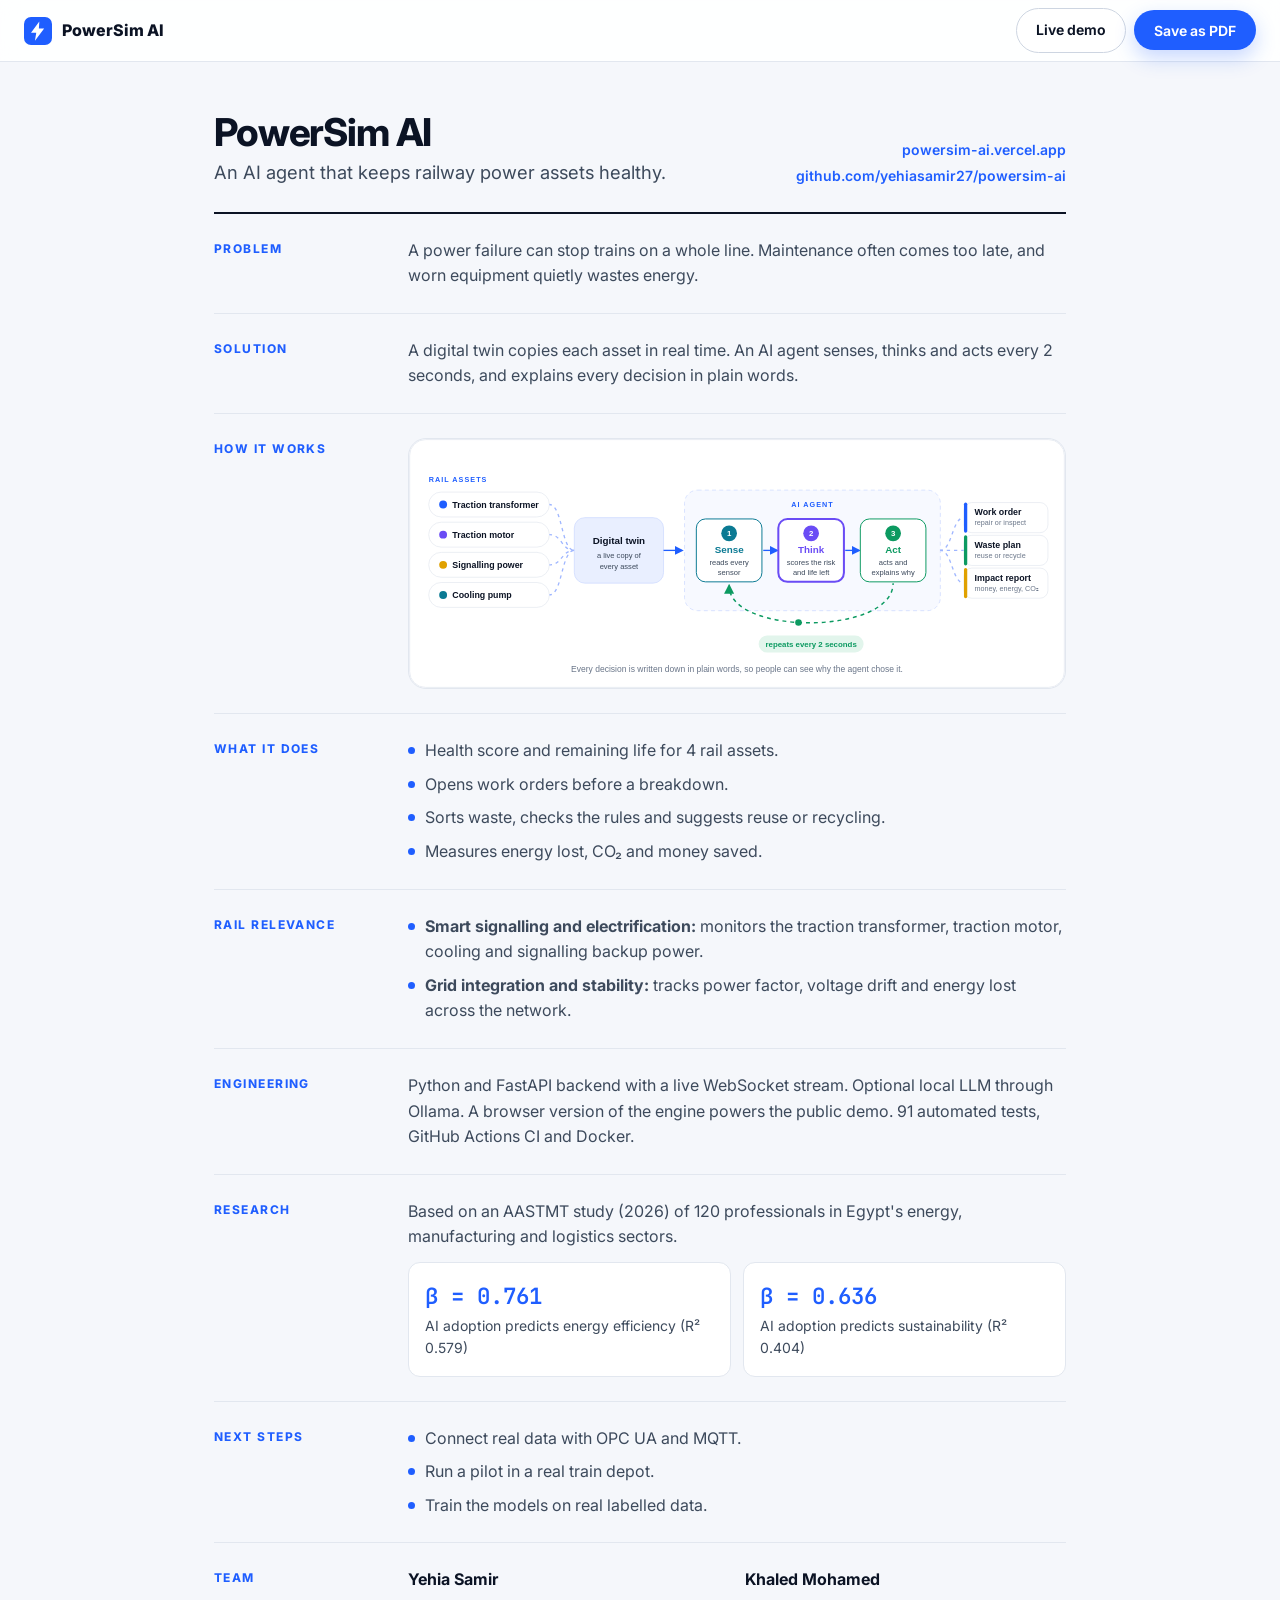
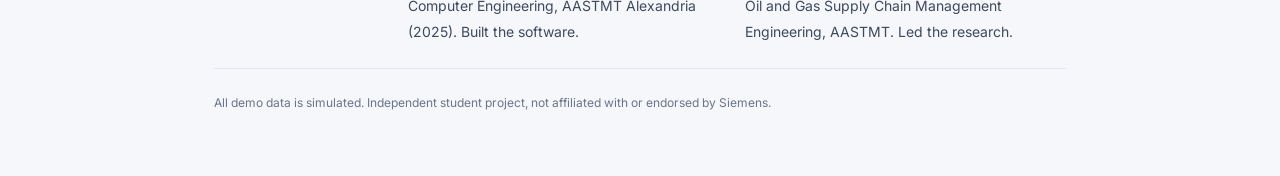
<file: public/pitch.html>
<!DOCTYPE html>
<html lang="en">
<head>
  <meta charset="UTF-8" />
  <meta name="viewport" content="width=device-width, initial-scale=1.0" />
  <title>PowerSim AI | Project brief</title>
  <meta name="description" content="One page brief: PowerSim AI, an AI agent and digital twin for railway power assets." />
  <meta property="og:title" content="PowerSim AI | Project brief" />
  <meta property="og:description" content="An AI agent that keeps railway power assets healthy." />
  <meta property="og:image" content="https://powersim-ai.vercel.app/static/assets/og-image.png" />
  <meta name="twitter:card" content="summary_large_image" />
  <link rel="icon" href="data:image/svg+xml,%3Csvg xmlns='http://www.w3.org/2000/svg' viewBox='0 0 32 32'%3E%3Crect width='32' height='32' rx='8' fill='%231f5eff'/%3E%3Cpath d='M17.5 5 8 18h6l-1.5 9L23 13h-6z' fill='%23fff'/%3E%3C/svg%3E" />
  <link rel="preconnect" href="https://fonts.googleapis.com" />
  <link rel="preconnect" href="https://fonts.gstatic.com" crossorigin />
  <link href="https://fonts.googleapis.com/css2?family=Inter:wght@400;500;600;700;800&family=JetBrains+Mono:wght@500;600&display=swap" rel="stylesheet" />
  <link rel="stylesheet" href="/static/assets/design-system.css" />
  <style>
    .top { position: sticky; top: 0; z-index: 40; height: 62px; display: flex; align-items: center; justify-content: space-between; padding: 0 var(--s-5); background: rgba(255,255,255,0.9); backdrop-filter: blur(10px); border-bottom: 1px solid var(--border); }
    .brand { display: flex; align-items: center; gap: 10px; font-weight: 800; color: var(--text-0); }
    .brand svg { width: 28px; height: 28px; }
    .sheet { max-width: 900px; margin: var(--s-7) auto var(--s-8); padding: 0 var(--s-5); }
    .head { display: flex; justify-content: space-between; align-items: flex-end; gap: var(--s-4); flex-wrap: wrap; padding-bottom: var(--s-5); border-bottom: 2px solid var(--text-0); }
    .head h1 { font-size: 2.4rem; letter-spacing: -0.03em; }
    .head p { font-size: 1.15rem; color: var(--text-1); margin-top: 4px; }
    .links { display: flex; flex-direction: column; gap: 4px; font-size: var(--fs-sm); text-align: right; }
    .links a { color: var(--accent); font-weight: 600; }
    .block { padding: var(--s-5) 0; border-bottom: 1px solid var(--border); display: grid; grid-template-columns: 170px 1fr; gap: var(--s-5); }
    .block h2 { font-size: var(--fs-xs); text-transform: uppercase; letter-spacing: .12em; color: var(--accent); padding-top: 4px; }
    .block p, .block li { font-size: var(--fs-base); color: var(--text-1); }
    .block ul { list-style: none; display: flex; flex-direction: column; gap: 8px; }
    .block li { display: flex; gap: 10px; }
    .block li::before { content: ""; flex: none; width: 7px; height: 7px; border-radius: 50%; background: var(--accent); margin-top: 9px; }
    .diagram { border: 1px solid var(--border); border-radius: var(--r-lg); overflow: hidden; }
    .nums { display: grid; grid-template-columns: repeat(2, 1fr); gap: var(--s-3); }
    .num { border: 1px solid var(--border); border-radius: var(--r-md); padding: var(--s-4); background: var(--bg-1); }
    .num .v { font-family: var(--font-mono); font-size: 1.4rem; font-weight: 600; color: var(--accent); }
    .num .k { font-size: var(--fs-sm); }
    .people { display: grid; grid-template-columns: repeat(2, 1fr); gap: var(--s-4); }
    .people b { color: var(--text-0); display: block; }
    .people span { font-size: var(--fs-sm); color: var(--text-1); }
    .foot { margin-top: var(--s-5); font-size: var(--fs-xs); color: var(--text-2); }
    @media (max-width: 720px) { .block { grid-template-columns: 1fr; gap: var(--s-2); } .links { text-align: left; } .nums, .people { grid-template-columns: 1fr; } }
    @media print {
      .top { display: none; }
      body { background: #fff; }
      .sheet { margin: 0 auto; }
      .block { break-inside: avoid; padding: 14px 0; }
    }
  </style>
</head>
<body>
  <div class="top">
    <a class="brand" href="/"><svg viewBox="0 0 32 32"><rect width="32" height="32" rx="8" fill="#1f5eff"/><path d="M17.5 5 8 18h6l-1.5 9L23 13h-6z" fill="#fff"/></svg>PowerSim AI</a>
    <div class="row gap-2">
      <a class="btn btn-ghost" href="/dashboard">Live demo</a>
      <button class="btn btn-primary" onclick="window.print()">Save as PDF</button>
    </div>
  </div>

  <main class="sheet">
    <div class="head">
      <div>
        <h1>PowerSim AI</h1>
        <p>An AI agent that keeps railway power assets healthy.</p>
      </div>
      <div class="links">
        <a href="https://powersim-ai.vercel.app">powersim-ai.vercel.app</a>
        <a href="https://github.com/yehiasamir27/powersim-ai">github.com/yehiasamir27/powersim-ai</a>
      </div>
    </div>

    <section class="block">
      <h2>Problem</h2>
      <p>A power failure can stop trains on a whole line. Maintenance often comes too late, and worn equipment quietly wastes energy.</p>
    </section>

    <section class="block">
      <h2>Solution</h2>
      <p>A digital twin copies each asset in real time. An AI agent senses, thinks and acts every 2 seconds, and explains every decision in plain words.</p>
    </section>

    <section class="block">
      <h2>How it works</h2>
      <div class="diagram"><img src="/static/assets/agent-loop.svg" alt="Rail assets feed a digital twin. The AI agent senses, thinks and acts, then repeats every 2 seconds." /></div>
    </section>

    <section class="block">
      <h2>What it does</h2>
      <ul>
        <li>Health score and remaining life for 4 rail assets.</li>
        <li>Opens work orders before a breakdown.</li>
        <li>Sorts waste, checks the rules and suggests reuse or recycling.</li>
        <li>Measures energy lost, CO₂ and money saved.</li>
      </ul>
    </section>

    <section class="block">
      <h2>Rail relevance</h2>
      <ul>
        <li><span><b>Smart signalling and electrification:</b> monitors the traction transformer, traction motor, cooling and signalling backup power.</span></li>
        <li><span><b>Grid integration and stability:</b> tracks power factor, voltage drift and energy lost across the network.</span></li>
      </ul>
    </section>

    <section class="block">
      <h2>Engineering</h2>
      <p>Python and FastAPI backend with a live WebSocket stream. Optional local LLM through Ollama. A browser version of the engine powers the public demo. 91 automated tests, GitHub Actions CI and Docker.</p>
    </section>

    <section class="block">
      <h2>Research</h2>
      <div>
        <p style="margin-bottom:var(--s-3)">Based on an AASTMT study (2026) of 120 professionals in Egypt's energy, manufacturing and logistics sectors.</p>
        <div class="nums">
          <div class="num"><div class="v">β = 0.761</div><div class="k">AI adoption predicts energy efficiency (R² 0.579)</div></div>
          <div class="num"><div class="v">β = 0.636</div><div class="k">AI adoption predicts sustainability (R² 0.404)</div></div>
        </div>
      </div>
    </section>

    <section class="block">
      <h2>Next steps</h2>
      <ul>
        <li>Connect real data with OPC UA and MQTT.</li>
        <li>Run a pilot in a real train depot.</li>
        <li>Train the models on real labelled data.</li>
      </ul>
    </section>

    <section class="block">
      <h2>Team</h2>
      <div class="people">
        <div><b>Yehia Samir</b><span>Computer Engineering, AASTMT Alexandria (2025). Built the software.</span></div>
        <div><b>Khaled Mohamed</b><span>Oil and Gas Supply Chain Management Engineering, AASTMT. Led the research.</span></div>
      </div>
    </section>

    <p class="foot">All demo data is simulated. Independent student project, not affiliated with or endorsed by Siemens.</p>
  </main>
</body>
</html>
</file>
<file: static/assets/design-system.css>
/* =============================================================================
   PowerSim AI design system
   Clean, light and calm. Electric blue for action, signal green for health.
   Shared by the home page, the live dashboard and the project brief.
   ========================================================================== */

:root {
  /* Surfaces */
  --bg-0: #f5f7fb;
  --bg-1: #ffffff;
  --bg-2: #f2f5fa;
  --surface: #ffffff;
  --surface-2: #f7f9fc;
  --surface-3: #e8edf5;
  --border: #e2e7ef;
  --border-strong: #cdd5e1;

  /* Text */
  --text-0: #0b1324;
  --text-1: #3d4a5c;
  --text-2: #6a7689;

  /* Brand */
  --accent: #1f5eff;
  --accent-hi: #4b7dff;
  --accent-dim: #e9efff;
  --navy: #0b1b3f;
  --cyan: #0b7a93;
  --cyan-dim: #e1f3f7;
  --indigo: #6a4cf5;
  --indigo-dim: #efebff;

  /* Status */
  --ok: #0c9a61;
  --ok-dim: #e2f5ec;
  --warn: #c07405;
  --warn-dim: #fff2da;
  --crit: #d63c3c;
  --crit-dim: #fdeaea;

  /* Type */
  --font-sans: "Inter", system-ui, -apple-system, "Segoe UI", Roboto, Helvetica, Arial, sans-serif;
  --font-mono: "JetBrains Mono", ui-monospace, "SF Mono", "Cascadia Code", Menlo, Consolas, monospace;

  --fs-xs: 0.75rem;
  --fs-sm: 0.875rem;
  --fs-base: 1rem;
  --fs-md: 1.125rem;
  --fs-lg: 1.375rem;
  --fs-xl: 1.875rem;
  --fs-2xl: clamp(1.9rem, 3.6vw, 2.6rem);
  --fs-3xl: clamp(2.4rem, 5.6vw, 4rem);

  /* Space */
  --s-1: 0.25rem;
  --s-2: 0.5rem;
  --s-3: 0.75rem;
  --s-4: 1rem;
  --s-5: 1.5rem;
  --s-6: 2rem;
  --s-7: 3rem;
  --s-8: 4rem;
  --s-9: 6rem;

  /* Shape */
  --r-sm: 8px;
  --r-md: 12px;
  --r-lg: 18px;
  --r-xl: 26px;
  --r-pill: 999px;

  --shadow-sm: 0 1px 2px rgba(16, 24, 40, 0.06);
  --shadow-md: 0 8px 24px rgba(16, 24, 40, 0.08);
  --shadow-lg: 0 24px 60px rgba(16, 24, 40, 0.12);
  --glow-accent: 0 0 0 1px #c8d6ff, 0 14px 34px rgba(31, 94, 255, 0.14);

  --maxw: 1140px;
  --ease: cubic-bezier(0.22, 1, 0.36, 1);
}

/* Reset */
*,
*::before,
*::after {
  box-sizing: border-box;
  margin: 0;
  padding: 0;
}
html {
  scroll-behavior: smooth;
  -webkit-text-size-adjust: 100%;
}
body {
  font-family: var(--font-sans);
  font-size: var(--fs-base);
  line-height: 1.6;
  color: var(--text-1);
  background: var(--bg-0);
  -webkit-font-smoothing: antialiased;
}
h1,
h2,
h3,
h4 {
  color: var(--text-0);
  line-height: 1.15;
  letter-spacing: -0.02em;
  font-weight: 750;
}
a {
  color: inherit;
  text-decoration: none;
}
img,
svg {
  max-width: 100%;
  display: block;
}

/* Layout */
.container {
  width: 100%;
  max-width: var(--maxw);
  margin-inline: auto;
  padding-inline: var(--s-5);
}
.section {
  padding-block: var(--s-9);
  position: relative;
}
.section--tight {
  padding-block: var(--s-8);
}
.section--white {
  background: var(--bg-1);
  border-block: 1px solid var(--border);
}
.eyebrow {
  display: inline-flex;
  align-items: center;
  gap: var(--s-2);
  font-size: var(--fs-xs);
  font-weight: 700;
  letter-spacing: 0.14em;
  text-transform: uppercase;
  color: var(--accent);
  margin-bottom: var(--s-3);
}
.section-title {
  font-size: var(--fs-2xl);
  max-width: 24ch;
}
.section-lead {
  margin-top: var(--s-3);
  font-size: var(--fs-md);
  color: var(--text-1);
  max-width: 58ch;
}
.center-text {
  text-align: center;
  margin-inline: auto;
}
.text-accent {
  color: var(--accent);
}
.text-cyan {
  color: var(--cyan);
}
.mono {
  font-family: var(--font-mono);
}

/* Buttons */
.btn {
  display: inline-flex;
  align-items: center;
  justify-content: center;
  gap: var(--s-2);
  font-family: var(--font-sans);
  font-size: var(--fs-sm);
  font-weight: 650;
  padding: 0.75em 1.35em;
  border-radius: var(--r-pill);
  border: 1px solid transparent;
  cursor: pointer;
  transition: transform 0.15s var(--ease), background 0.2s, box-shadow 0.2s, border-color 0.2s;
  white-space: nowrap;
}
.btn:active {
  transform: translateY(1px);
}
.btn-primary {
  background: var(--accent);
  color: #fff;
  box-shadow: 0 8px 20px rgba(31, 94, 255, 0.25);
}
.btn-primary:hover {
  background: #1a51e0;
  transform: translateY(-1px);
}
.btn-ghost {
  background: var(--bg-1);
  color: var(--text-0);
  border-color: var(--border-strong);
}
.btn-ghost:hover {
  border-color: var(--accent);
  color: var(--accent);
}
.btn-lg {
  font-size: var(--fs-base);
  padding: 0.85em 1.6em;
}

/* Cards and tags */
.card {
  background: var(--bg-1);
  border: 1px solid var(--border);
  border-radius: var(--r-lg);
  padding: var(--s-6);
  box-shadow: var(--shadow-sm);
}
.chip {
  display: inline-flex;
  align-items: center;
  gap: var(--s-2);
  font-size: var(--fs-xs);
  font-weight: 600;
  padding: 0.38em 0.8em;
  border-radius: var(--r-pill);
  border: 1px solid var(--border);
  color: var(--text-1);
  background: var(--bg-1);
}
.chip .dot {
  width: 7px;
  height: 7px;
  border-radius: 50%;
  background: var(--text-2);
}
.chip--live {
  color: var(--ok);
  border-color: #bfe8d5;
  background: var(--ok-dim);
}
.chip--live .dot {
  background: var(--ok);
  animation: pulse 2s infinite;
}
.chip--planned {
  color: var(--text-2);
}
.badge {
  display: inline-flex;
  align-items: center;
  gap: 0.4em;
  font-size: 0.7rem;
  font-weight: 700;
  letter-spacing: 0.05em;
  text-transform: uppercase;
  padding: 0.3em 0.65em;
  border-radius: var(--r-sm);
}
.badge--ok {
  color: var(--ok);
  background: var(--ok-dim);
}
.badge--warn {
  color: var(--warn);
  background: var(--warn-dim);
}
.badge--crit {
  color: var(--crit);
  background: var(--crit-dim);
}
.badge--info {
  color: var(--accent);
  background: var(--accent-dim);
}
.note {
  font-size: var(--fs-xs);
  color: var(--text-2);
}
.sim-tag {
  display: inline-flex;
  align-items: center;
  gap: 0.4em;
  font-size: 0.7rem;
  font-weight: 700;
  letter-spacing: 0.05em;
  color: var(--warn);
  background: var(--warn-dim);
  padding: 0.3em 0.65em;
  border-radius: var(--r-sm);
}

/* Grids */
.grid {
  display: grid;
  gap: var(--s-5);
}
.grid-2 {
  grid-template-columns: repeat(2, 1fr);
}
.grid-3 {
  grid-template-columns: repeat(3, 1fr);
}
.grid-4 {
  grid-template-columns: repeat(4, 1fr);
}
@media (max-width: 900px) {
  .grid-2,
  .grid-3,
  .grid-4 {
    grid-template-columns: 1fr;
  }
}

/* Soft dotted background */
.grid-bg {
  position: absolute;
  inset: 0;
  background-image: radial-gradient(rgba(31, 94, 255, 0.13) 1px, transparent 1px);
  background-size: 22px 22px;
  mask-image: radial-gradient(ellipse 75% 65% at 50% 10%, #000 30%, transparent 80%);
  pointer-events: none;
}

/* Scroll reveal */
.reveal {
  opacity: 0;
  transform: translateY(18px);
  transition: opacity 0.7s var(--ease), transform 0.7s var(--ease);
}
.reveal.in {
  opacity: 1;
  transform: none;
}
.reveal.d1 {
  transition-delay: 0.08s;
}
.reveal.d2 {
  transition-delay: 0.16s;
}
.reveal.d3 {
  transition-delay: 0.24s;
}
@media (prefers-reduced-motion: reduce) {
  .reveal {
    opacity: 1;
    transform: none;
    transition: none;
  }
  html {
    scroll-behavior: auto;
  }
}

@keyframes pulse {
  0%,
  100% {
    opacity: 1;
  }
  50% {
    opacity: 0.4;
  }
}
@keyframes spin {
  to {
    transform: rotate(360deg);
  }
}
@keyframes flow {
  to {
    stroke-dashoffset: -24;
  }
}

/* Utilities */
.stack {
  display: flex;
  flex-direction: column;
}
.row {
  display: flex;
  align-items: center;
}
.gap-2 {
  gap: var(--s-2);
}
.gap-3 {
  gap: var(--s-3);
}
.gap-4 {
  gap: var(--s-4);
}
.wrap {
  flex-wrap: wrap;
}
.between {
  justify-content: space-between;
}
.center {
  justify-content: center;
}
.muted {
  color: var(--text-2);
}
.hidden {
  display: none !important;
}
</file>
